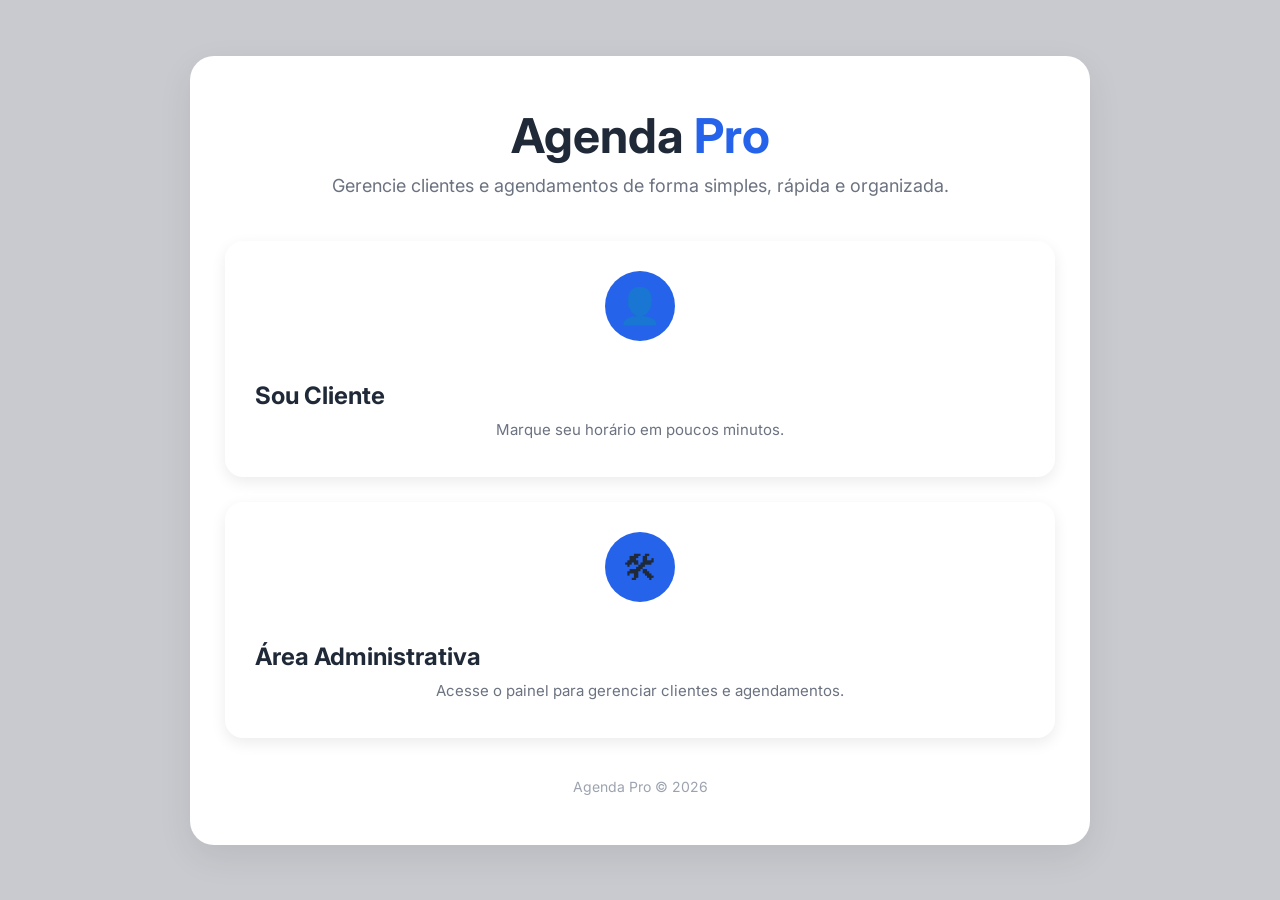
<file: frontend/index.html>
<!DOCTYPE html>
<html lang="pt-BR">

<head>

    <script src="config.js?v=2"></script>
    
    <meta charset="UTF-8">

    <title>Agenda Pro</title>

    <link rel="preconnect" href="https://fonts.googleapis.com">

    <link rel="preconnect"
          href="https://fonts.gstatic.com"
          crossorigin>

    <link href="https://fonts.googleapis.com/css2?family=Inter:wght@400;500;600;700&display=swap"
          rel="stylesheet">

    <link rel="stylesheet" href="style.css?v=5">

</head>

<body>

<div class="home-container">

    <h1 class="logo">
        Agenda <span>Pro</span>
    </h1>

    <p class="subtitle">
        Gerencie clientes e agendamentos de forma simples, rápida e organizada.
    </p>

    <div class="home-card"
         onclick="window.location.href='customer.html'">

        <div class="icon-box">
            👤
        </div>

        <h2>Sou Cliente</h2>

        <p>
            Marque seu horário em poucos minutos.
        </p>

    </div>

    <div class="home-card"
         onclick="window.location.href='admin.html'">

        <div class="icon-box">
            🛠
        </div>

        <h2>Área Administrativa</h2>

        <p>
            Acesse o painel para gerenciar clientes e agendamentos.
        </p>

    </div>

    <footer>

        Agenda Pro © 2026

    </footer>

</div>

</body>

</html>
</file>
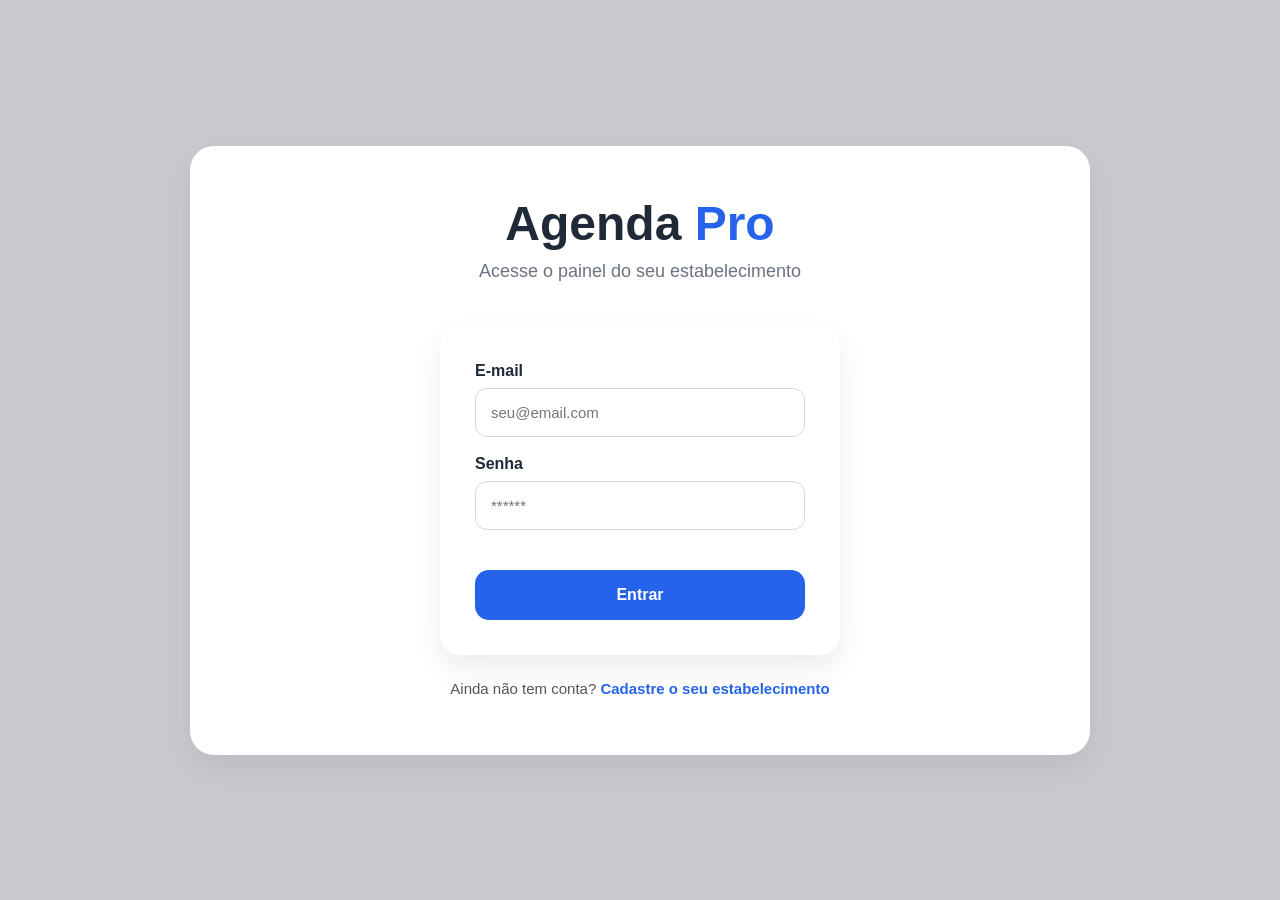
<file: frontend/admin.html>
<!DOCTYPE html>
<html lang="pt-BR">

<head>
    
    <meta charset="UTF-8">

    <title>Administração</title>

    <link rel="stylesheet" href="style.css?v=5">

    <link rel="preconnect" href="https://fonts.googleapis.com">

    <link rel="preconnect" href="https://fonts.gstatic.com" crossorigin>

    <link href="https://fonts.googleapis.com/css2?family=Inter:wght@400;500;600;700&display=swap"
    rel="stylesheet">

</head>


<body>

<div class="admin-container">

    <div class="dashboard-header">

        <div>

            <h1 class="logo">
                Agenda <span>Pro</span>
            </h1>

            <p class="subtitle">
                Painel Administrativo
            </p>

            <p class="dashboard-description">
                Gerencie clientes, acompanhe agendamentos e mantenha sua agenda organizada.
            </p>

            <div class="share-link-box" style="margin-top: 16px; padding: 12px 16px; background: #f7f7f7; border-radius: 8px; display: flex; align-items: center; gap: 10px; flex-wrap: wrap;">
                <span style="font-size: 14px; color: #555;">Link para seus clientes agendarem:</span>
                <input id="share-link-input" type="text" readonly class="input_field" style="flex: 1; min-width: 220px; margin: 0; font-size: 13px;">
                <button id="copy-link-btn" class="btn-secondary" type="button">Copiar link</button>
            </div>

        </div>

        <button id="logout-btn" class="btn-secondary" type="button">Sair</button>

    </div>

    <div class="tabs-nav" style="display:flex; gap:10px; margin-bottom:25px; border-bottom:1px solid #e5e7eb;">
        <button id="tab-btn-overview" class="tab-button active" type="button">Clientes e Agendamentos</button>
        <button id="tab-btn-schedule" class="tab-button" type="button">Horários e Bloqueios</button>
    </div>

    <div id="tab-overview">

    <div class="dashboard">

        <div class="summary-card">

            <div class="summary-icon">
                👥
            </div>

            <h3>Clientes</h3>

            <strong id="total-clients">
                0
            </strong>

            <span>
                cadastrados
            </span>

        </div>

        <div class="summary-card">

            <div class="summary-icon">
                📅
            </div>

            <h3>Agendamentos</h3>

            <strong id="total-appointments">
                0
            </strong>

            <span>
                marcados
            </span>

            </div>

    </div>

    <hr class="section-divider">

        <div class="section-header">

            <h2 id="clients-title">
                Clientes
            </h2>

            <button
                class="action-button"
                onclick="window.location.href='customer.html'">

                + Novo Cliente

            </button>

        </div>

        <div class="search-box">

        <input
            type="text"
            id="search-client"
            placeholder="Pesquisar cliente...">

    </div>

    <div id="clients-list"></div>



    <div class="section-header">

        <h2 id="appointments-title">
            Agendamentos
        </h2>

        <button
            class="action-button"
            onclick="window.location.href='customer.html'">

            + Novo Agendamento

        </button>

    </div>

    <div class="search-box">

        <input
            type="text"
            id="search-appointment"
            placeholder="Pesquisar agendamento...">

    </div>

    <div id="appointments-list"></div>

    </div>

    <div id="tab-schedule" style="display:none;">

        <div class="section-header">
            <h2>Horário de Atendimento</h2>
        </div>
        <p class="section-description">Escolha os dias, o intervalo de horário e o tempo entre cada agendamento. Os horários disponíveis pro cliente são calculados automaticamente a partir disso.</p>

        <div id="working-days-picker" style="display:flex; gap:8px; flex-wrap:wrap; margin-bottom:20px;">
            <label class="day-checkbox"><input type="checkbox" value="0"> Seg</label>
            <label class="day-checkbox"><input type="checkbox" value="1"> Ter</label>
            <label class="day-checkbox"><input type="checkbox" value="2"> Qua</label>
            <label class="day-checkbox"><input type="checkbox" value="3"> Qui</label>
            <label class="day-checkbox"><input type="checkbox" value="4"> Sex</label>
            <label class="day-checkbox"><input type="checkbox" value="5"> Sáb</label>
            <label class="day-checkbox"><input type="checkbox" value="6"> Dom</label>
        </div>

        <div style="display:flex; gap:15px; flex-wrap:wrap; margin-bottom:10px;">
            <div style="flex:1; min-width:140px;">
                <label style="display:block; margin-bottom:8px; font-weight:600;">Início do atendimento</label>
                <input type="time" id="schedule-start-time" class="input_field">
            </div>
            <div style="flex:1; min-width:140px;">
                <label style="display:block; margin-bottom:8px; font-weight:600;">Fim do atendimento</label>
                <input type="time" id="schedule-end-time" class="input_field">
            </div>
            <div style="flex:1; min-width:180px;">
                <label style="display:block; margin-bottom:8px; font-weight:600;">Duração de cada agendamento</label>
                <select id="schedule-duration" class="input_field">
                    <option value="15">15 minutos</option>
                    <option value="30">30 minutos</option>
                    <option value="45">45 minutos</option>
                    <option value="60">1 hora</option>
                    <option value="90">1h30</option>
                    <option value="120">2 horas</option>
                </select>
            </div>
        </div>

        <div style="max-width:340px; margin-bottom:20px;">
            <label style="display:block; margin-bottom:8px; font-weight:600;">Quantos atendimentos ao mesmo tempo?</label>
            <input type="number" id="schedule-capacity" class="input_field" min="1" max="20" value="1">
            <p class="section-description" style="margin-top:-8px;">Ex: se você tem 2 profissionais atendendo juntos, coloque 2 — assim o sistema permite 2 clientes no mesmo horário antes de bloquear.</p>
        </div>

        <button id="save-schedule-btn" class="action-button" type="button">Salvar Horário</button>

        <hr class="section-divider">

        <div class="section-header">
            <h2>Bloquear Dias e Horários</h2>
        </div>
        <p class="section-description">Bloqueie um dia inteiro (ex: uma viagem) ou só um horário específico (ex: já foi marcado por telefone).</p>

        <div style="display:flex; gap:15px; flex-wrap:wrap; align-items:flex-end; margin-bottom:15px;">
            <div style="flex:1; min-width:140px;">
                <label style="display:block; margin-bottom:8px; font-weight:600;">Data</label>
                <input type="date" id="block-date" class="input_field" style="margin-bottom:0;">
            </div>
            <div style="flex:1; min-width:140px;">
                <label style="display:block; margin-bottom:8px; font-weight:600;">Horário (opcional)</label>
                <input type="time" id="block-time" class="input_field" style="margin-bottom:0;">
            </div>
            <div style="flex:2; min-width:180px;">
                <label style="display:block; margin-bottom:8px; font-weight:600;">Motivo (opcional)</label>
                <input type="text" id="block-reason" class="input_field" placeholder="Ex: Viagem" style="margin-bottom:0;">
            </div>
        </div>
        <p class="section-description" style="margin-top:-8px;">Deixe o horário em branco para bloquear o dia inteiro.</p>

        <button id="create-block-btn" class="action-button" type="button">Bloquear</button>

        <h3 style="margin-top:25px;">Bloqueios ativos</h3>
        <div id="blocked-slots-list"></div>

    </div>

        <button
            class="register-button"
            type="button"
            onclick="window.location.href='index.html'">

            ← Voltar

        </button>

    </div>

        <script src="config.js?v=2"></script>
        <div id="toast"></div>
        <script src="toast.js?v=2"></script>
        <script src="admin.js?v=6"></script>

</body>

</html>
</file>
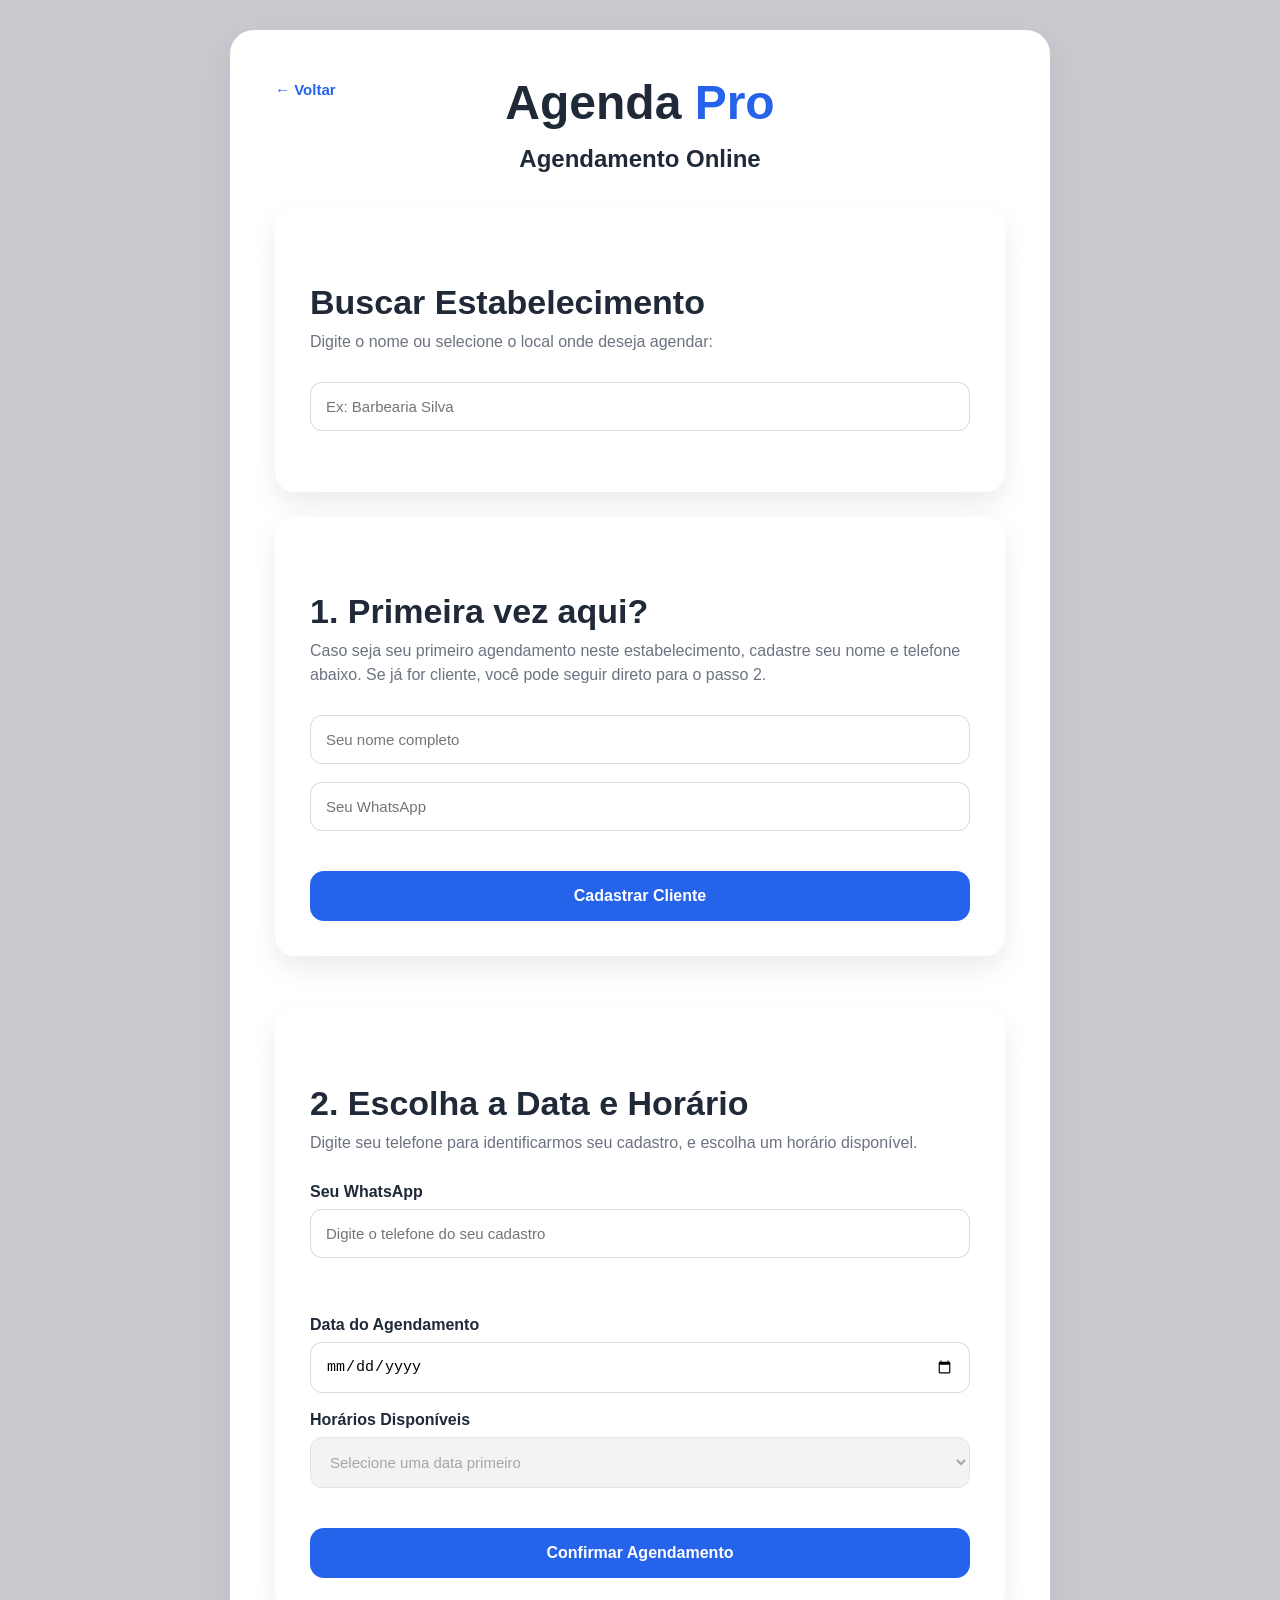
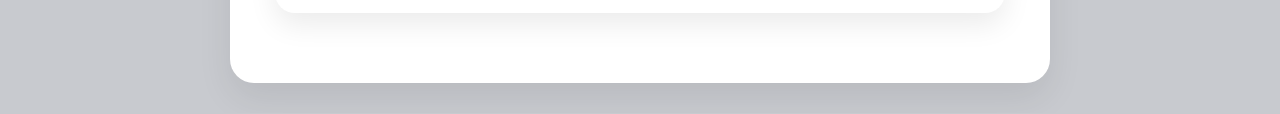
<file: frontend/customer.html>
<!DOCTYPE html>
<html lang="pt-BR">
<head>
    <meta charset="UTF-8">
    <meta name="viewport" content="width=device-width, initial-scale=1.0">
    <title>Agendamento - Agenda Pro</title>
    <link rel="stylesheet" href="style.css?v=5">
    <script src="config.js?v=2"></script>
</head>
<body>
    <div class="customer-wrapper">
        <header class="customer-header">
            <button class="back-button" onclick="window.location.href='index.html'">← Voltar</button>
            <div class="logo">Agenda <span>Pro</span></div>
            <h1 id="business-display-name" style="margin-top: 15px; font-size: 24px;">Carregando estabelecimento...</h1>
            <button id="switch-business-btn" type="button" style="display:none; background:none; border:none; color:#2563EB; text-decoration:underline; cursor:pointer; font-size:14px; margin-top:6px;">Não é esse estabelecimento? Trocar</button>
        </header>

        <div id="select-business-section" class="form-card" style="display: none; margin-bottom: 25px;">
            <h2>Buscar Estabelecimento</h2>
            <p class="section-description">Digite o nome ou selecione o local onde deseja agendar:</p>
            <input type="text" id="search-business-input" class="input_field" placeholder="Ex: Barbearia Silva">
            <p id="business-search-status" style="font-size: 14px; color: #2563EB; font-weight: 600;"></p>
        </div>

        <main class="customer-container">
            <section class="form-card">
                <h2>1. Primeira vez aqui?</h2>
                <p class="section-description">Caso seja seu primeiro agendamento neste estabelecimento, cadastre seu nome e telefone abaixo. Se já for cliente, você pode seguir direto para o passo 2.</p>
                <form id="client-form">
                    <input type="text" id="client-name" class="input_field" placeholder="Seu nome completo" required>
                    <input type="tel" id="client-phone" class="input_field" placeholder="Seu WhatsApp" required>
                    <button type="submit" class="register-button" id="submit-client-btn" disabled>Cadastrar Cliente</button>
                </form>
            </section>

            <section class="form-card">
                <h2>2. Escolha a Data e Horário</h2>
                <p class="section-description">Digite seu telefone para identificarmos seu cadastro, e escolha um horário disponível.</p>

                <form id="appointment-form">
                    <label style="display:block; margin-bottom: 8px; font-weight: 600;">Seu WhatsApp</label>
                    <input type="tel" id="confirm-phone" class="input_field" placeholder="Digite o telefone do seu cadastro" required>
                    <p id="client-found-msg" class="section-description" style="min-height: 20px; margin-top: -8px;"></p>
                    <div id="existing-appointments-box" style="display:none; background:#EFF6FF; border-radius:10px; padding:14px 16px; margin-bottom:18px; font-size:14px; color:#1E40AF;"></div>

                    <label style="display:block; margin-bottom: 8px; font-weight: 600;">Data do Agendamento</label>
                    <input type="date" id="appointment-date" class="input_field" required>

                    <label style="display:block; margin-bottom: 8px; font-weight: 600;">Horários Disponíveis</label>
                    <select id="time-select" class="input_field" required disabled>
                        <option value="">Selecione uma data primeiro</option>
                    </select>

                    <button type="submit" id="submit-appointment-btn" class="register-button" disabled>Confirmar Agendamento</button>
                </form>
            </section>
        </main>
    </div>

    <div id="toast"></div>
    <script src="toast.js?v=2"></script>
    <script src="clients.js?v=3"></script>
    <script src="appointments.js?v=4"></script>
</body>
</html>
</file>
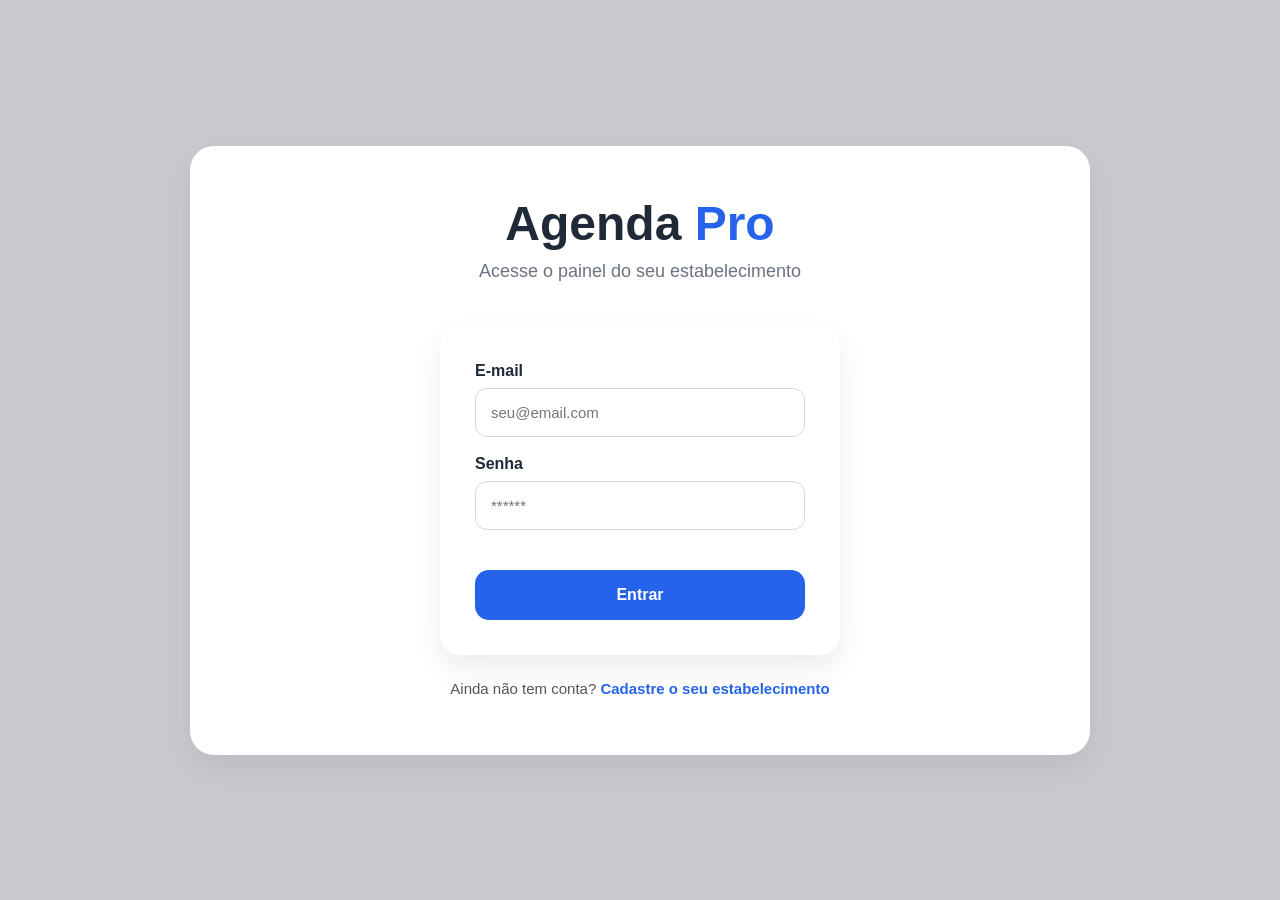
<file: frontend/login.html>
<!DOCTYPE html>
<html lang="pt-BR">
<head>
    <meta charset="UTF-8">
    <meta name="viewport" content="width=device-width, initial-scale=1.0">
    <title>Login - Agenda Pro</title>
    <link rel="stylesheet" href="style.css?v=5">
    <script src="config.js?v=2"></script>
</head>
<body>
    <div class="home-container">
        <div class="logo">Agenda <span>Pro</span></div>
        <p class="subtitle">Acesse o painel do seu estabelecimento</p>

        <form id="login-form" class="form-card" style="text-align: left; max-width: 400px; margin: 0 auto;">
            <label style="display:block; margin-bottom: 8px; font-weight: 600;">E-mail</label>
            <input type="email" id="login-email" class="input_field" placeholder="seu@email.com" required>

            <label style="display:block; margin-bottom: 8px; font-weight: 600;">Senha</label>
            <input type="password" id="login-password" class="input_field" placeholder="******" required>

            <button type="submit" class="register-button">Entrar</button>
        </form>

        <p style="margin-top: 25px;">
            Ainda não tem conta? <a href="register.html" style="color: #2563EB; font-weight: 600; text-decoration: none;">Cadastre o seu estabelecimento</a>
        </p>
    </div>

    <div id="toast"></div>
    <script src="toast.js?v=2"></script>
    <script src="login.js?v=2"></script>
</body>
</html>
</file>
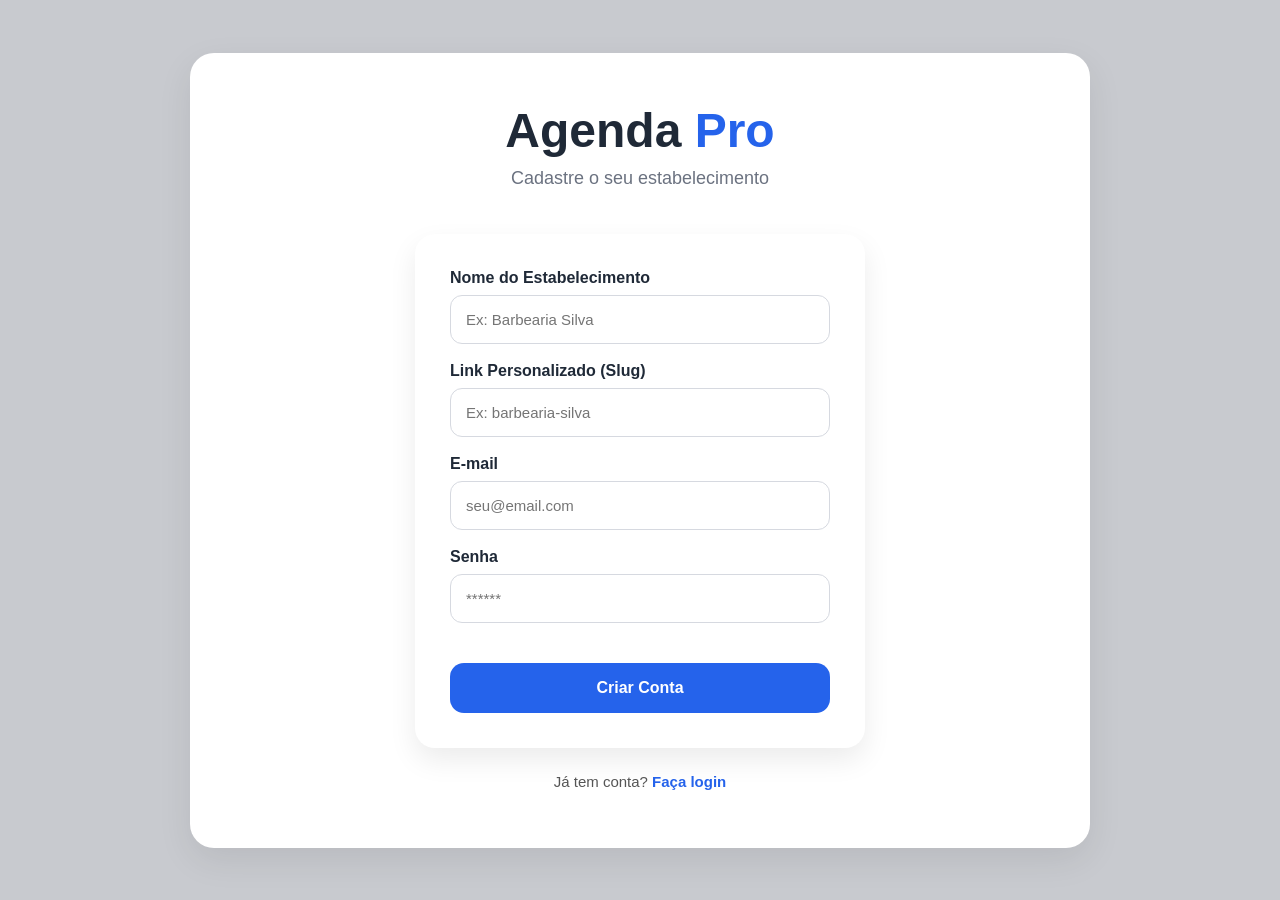
<file: frontend/register.html>
<!DOCTYPE html>
<html lang="pt-BR">
<head>
    <meta charset="UTF-8">
    <meta name="viewport" content="width=device-width, initial-scale=1.0">
    <title>Cadastro - Agenda Pro</title>
    <link rel="stylesheet" href="style.css?v=5">
    <script src="config.js?v=2"></script>
</head>
<body>
    <div class="home-container">
        <div class="logo">Agenda <span>Pro</span></div>
        <p class="subtitle">Cadastre o seu estabelecimento</p>

        <form id="register-form" class="form-card" style="text-align: left; max-width: 450px; margin: 0 auto;">
            <label style="display:block; margin-bottom: 8px; font-weight: 600;">Nome do Estabelecimento</label>
            <input type="text" id="reg-name" class="input_field" placeholder="Ex: Barbearia Silva" required>

            <label style="display:block; margin-bottom: 8px; font-weight: 600;">Link Personalizado (Slug)</label>
            <input type="text" id="reg-slug" class="input_field" placeholder="Ex: barbearia-silva" required>

            <label style="display:block; margin-bottom: 8px; font-weight: 600;">E-mail</label>
            <input type="email" id="reg-email" class="input_field" placeholder="seu@email.com" required>

            <label style="display:block; margin-bottom: 8px; font-weight: 600;">Senha</label>
            <input type="password" id="reg-password" class="input_field" placeholder="******" required>

            <button type="submit" class="register-button">Criar Conta</button>
        </form>

        <p style="margin-top: 25px;">
            Já tem conta? <a href="login.html" style="color: #2563EB; font-weight: 600; text-decoration: none;">Faça login</a>
        </p>
    </div>

    <div id="toast"></div>
    <script src="toast.js?v=2"></script>
    <script src="register.js?v=2"></script>
</body>
</html>
</file>
<file: frontend/style.css>
/* =======================================================
   RESET
======================================================= */

* {
    margin: 0;
    padding: 0;
    box-sizing: border-box;
}

/* =======================================================
   GERAL
======================================================= */

body {

    margin: 0;

    min-height: 100vh;

    display: flex;

    align-items: center;

    justify-content: center;

    background: #C8CACF;

    font-family: "Inter", sans-serif;

    color: #1F2937;

}

h1 {

    font-size: 28px;

    font-weight: 700;

    margin-bottom: 10px;

}

h2 {

    margin-top: 40px;

    margin-bottom: 20px;

    font-size: 24px;

    font-weight: 700;

    text-align: left;

}

p {

    margin-bottom: 8px;

    font-size: 15px;

    color: #555;

}

/* =======================================================
   LAYOUT
======================================================= */

/* =======================================================
   LAYOUT
======================================================= */

.home-container {

    width: 90%;

    max-width: 900px;

    margin: 30px auto;

    padding: 50px 35px;

    background: #FFFFFF;

    border-radius: 24px;

    box-shadow: 0 12px 35px rgba(0,0,0,.08);

    text-align: center;

}

.customer-container{

    display:flex;

    flex-direction:column;

    gap:28px;

}

.admin-container {

    width: 90%;

    max-width: 900px;

    margin: 30px auto;

    padding: 50px 35px;

    background: #FFFFFF;

    border-radius: 24px;

    box-shadow: 0 12px 35px rgba(0,0,0,.08);

}

/* =======================================================
   COMPONENTES
======================================================= */

.input_field{

    width:100%;

    padding:15px;

    margin-bottom:18px;

    border:1px solid #D6D9E0;

    border-radius:12px;

    font-size:15px;

    transition:.25s;

}

.input_field:focus{

    outline:none;

    border-color:#2563EB;

    box-shadow:0 0 0 4px rgba(37,99,235,.12);

}

.register-button{

    width:100%;

    padding:16px;

    margin-top:22px;

    border:none;

    border-radius:14px;

    background:#2563EB;

    color:white;

    font-size:16px;

    font-weight:600;

    cursor:pointer;

    transition:.25s;

}

.register-button:hover{

    background:#1D4ED8;

    transform:translateY(-2px);

}


/* =======================================================
   LOGO
======================================================= */

.logo{

    font-size:48px;

    font-weight:700;

    margin-bottom:10px;

}

.logo span{

    color:#2563EB;

}

.subtitle{

    color:#6B7280;

    font-size:18px;

    margin-bottom:45px;

}

.dashboard-header{

    text-align:left;

    margin-bottom:40px;

    display: flex;
    justify-content: space-between;
    align-items: flex-start;
    gap: 20px;
    flex-wrap: wrap;

}

.btn-secondary {
    background: transparent;
    border: 1px solid #ccc;
    color: #555;
    padding: 8px 18px;
    border-radius: 8px;
    cursor: pointer;
    font-size: 14px;
    white-space: nowrap;
}

.btn-secondary:hover {
    background: #f2f2f2;
    border-color: #999;
}

.dashboard-description{

    margin-top:10px;

    color:#6B7280;

    font-size:16px;

    line-height:1.6;

}

/* =======================================================
   HOME
======================================================= */

.home-card{

    background:white;

    border-radius:18px;

    padding:30px;

    margin-bottom:25px;

    cursor:pointer;

    transition:0.25s;

    box-shadow:0px 5px 15px rgba(0,0,0,.08);

}

.home-card:hover{

    transform:translateY(-6px);

    box-shadow:0px 15px 30px rgba(0,0,0,.12);

}

.home-card h2{

    margin-bottom:10px;

}

.home-card p{

    color:#6B7280;

}

.icon-box {

    width: 70px;

    height: 70px;

    margin: 0 auto 15px;

    display: flex;

    align-items: center;

    justify-content: center;

    border-radius: 50%;

    background: #2563EB;

    font-size: 35px;

}

/* =======================================================
   ADMIN
======================================================= */

.dashboard{

    width:90%;

    max-width:700px;

    margin:0 auto 30px;

    display:flex;

    gap:20px;

}

.tab-button {
    background: none;
    border: none;
    padding: 12px 18px;
    font-size: 15px;
    font-weight: 600;
    color: #6B7280;
    cursor: pointer;
    border-bottom: 3px solid transparent;
    margin-bottom: -1px;
}

.tab-button.active {
    color: #2563EB;
    border-bottom-color: #2563EB;
}

.day-checkbox {
    display: flex;
    align-items: center;
    gap: 6px;
    background: #F3F4F6;
    padding: 8px 14px;
    border-radius: 10px;
    cursor: pointer;
    font-size: 14px;
    user-select: none;
}

.blocked-slot-item {
    display: flex;
    justify-content: space-between;
    align-items: center;
    background: #F9FAFB;
    padding: 12px 16px;
    border-radius: 10px;
    margin-bottom: 10px;
}

.summary-card{

    flex:1;

    background:#FFFFFF;

    border-radius:18px;

    padding:22px;

    box-shadow:0 8px 18px rgba(0,0,0,.08);

    text-align:center;

    transition:.25s;

}

.summary-card:hover{

    transform:translateY(-4px);

    box-shadow:0 14px 24px rgba(0,0,0,.12);

}

.summary-card h3{

    font-size:16px;

    font-weight:600;

    color:#67727e;

    margin-bottom:12px;

}

.summary-card strong{

    display:block;

    margin-top:8px;

    font-size:42px;

    font-weight:700;

    color:#2563EB;

}

.summary-icon{

    width:60px;

    height:60px;

    margin:0 auto 18px;

    border-radius:16px;

    background:#DBEAFE;

    display:flex;

    justify-content:center;

    align-items:center;

    font-size:30px;

}

/* =======================================================
   CLIENTES
======================================================= */

.client-card{

    background:#FFFFFF;

    padding:20px;

    margin-bottom:18px;

    border-radius:18px;

    box-shadow:0 6px 15px rgba(0,0,0,.08);

    display:flex;

    justify-content:space-between;

    align-items:center;

    transition:.25s;

    gap: 25px;

}

.client-card:hover{

    transform:translateY(-3px);

    box-shadow:0 12px 24px rgba(0,0,0,.12);

}

.client-card button{

    width:42px;

    height:42px;

    border:none;

    border-radius:10px;

    background:#FEE2E2;

    color:#DC2626;

    font-size:18px;

    cursor:pointer;

    transition:.25s;

}

.client-card button:hover{

    background:#DC2626;

    color:white;

}

/* =======================================================
   FOOTER
======================================================= */

footer{

    margin-top:40px;

    color:#9CA3AF;

    font-size:14px;

}

.card-info{

    display:flex;

    flex-direction:column;

    gap:6px;

}

.card-info h3{

    margin:0;

    font-size:20px;

    font-weight:600;

    color:#1F2937;

}

.card-info p{

    margin:0;

    color:#6B7280;

    font-size:15px;

}

.section-divider{

    border:none;

    border-top:1px solid #E5E7EB;

    margin:40px 0;

}

.search-box{

    margin-bottom:25px;

}

.search-box input{

    width:100%;

    padding:14px 18px;

    border:none;

    border-radius:14px;

    background:#F3F4F6;

    font-size:15px;

    transition:.25s;

}

.search-box input:focus{

    outline:none;

    background:#FFFFFF;

    box-shadow:0 0 0 3px rgba(37,99,235,.15);

}

.section-header{

    display:flex;

    justify-content:space-between;

    align-items:center;

    margin:40px 0 20px;

}

.action-button{

    padding:10px 18px;

    border:none;

    border-radius:12px;

    background:#2563EB;

    color:white;

    font-size:14px;

    font-weight:600;

    cursor:pointer;

    transition:.25s;

}

.action-button:hover{

    background:#1D4ED8;

    transform:translateY(-2px);

}

@media (max-width:768px){

    .section-header{

        flex-direction:column;

        align-items:flex-start;

        gap:15px;

    }

    .action-button{

        width:100%;

    }

}

#toast{

    position:fixed;

    top:25px;

    right:25px;

    background:#22C55E;

    color:white;

    padding:16px 22px;

    border-radius:14px;

    font-weight:600;

    box-shadow:0 10px 25px rgba(0,0,0,.15);

    opacity:0;

    transform:translateY(-20px);

    transition:.3s;

    z-index:1000;

}

#toast.show{

    opacity:1;

    transform:translateY(0);

}

#toast.error{

    background:#EF4444;

}

.customer-header{

    position:relative;

    text-align:center;

    margin-bottom:35px;

}


.form-card{

    background:white;

    border-radius:20px;

    padding:35px;

    margin-bottom:25px;

    box-shadow:0 12px 28px rgba(0,0,0,.08);

}

.form-card h2{

    font-size:34px;

    margin-bottom:8px;

}

.section-description{

    color:#6B7280;

    margin-bottom:28px;

    font-size:16px;

    line-height: 1.5;

}

.back-button{

    position:absolute;

    left:0;

    top:6px;

    background:none;

    border:none;

    color:#2563EB;

    font-size:15px;

    font-weight:600;

    cursor:pointer;

    transition: .2s;

}

.back-button:hover{

    color:#1D4ED8;

}

.customer-wrapper{

    width:90%;

    max-width:820px;

    margin:30px auto;

    background:#FFFFFF;

    border-radius:24px;

    padding:45px;

    box-shadow:0 15px 35px rgba(0,0,0,.08);

}

@media (max-width:768px){

    .section-header{

        flex-direction:column;

        align-items:flex-start;

        gap:15px;

    }

    .action-button{

        width:100%;

    }

    body {

        align-items: flex-start;

        padding: 0;

        margin: 0;

        box-sizing: border-box;

    }

    .home-container,
    .admin-container,
    .customer-wrapper {

        width: 100%;

        max-width: 100%;

        min-height: 100vh;

        min-height: 100dvh;

        margin: 0;

        padding: 28px 20px 40px;

        border-radius: 0;

        box-shadow: none;

        box-sizing: border-box;

    }

    .dashboard-header {

        flex-direction: column;

        align-items: flex-start;

    }

}
</file>
